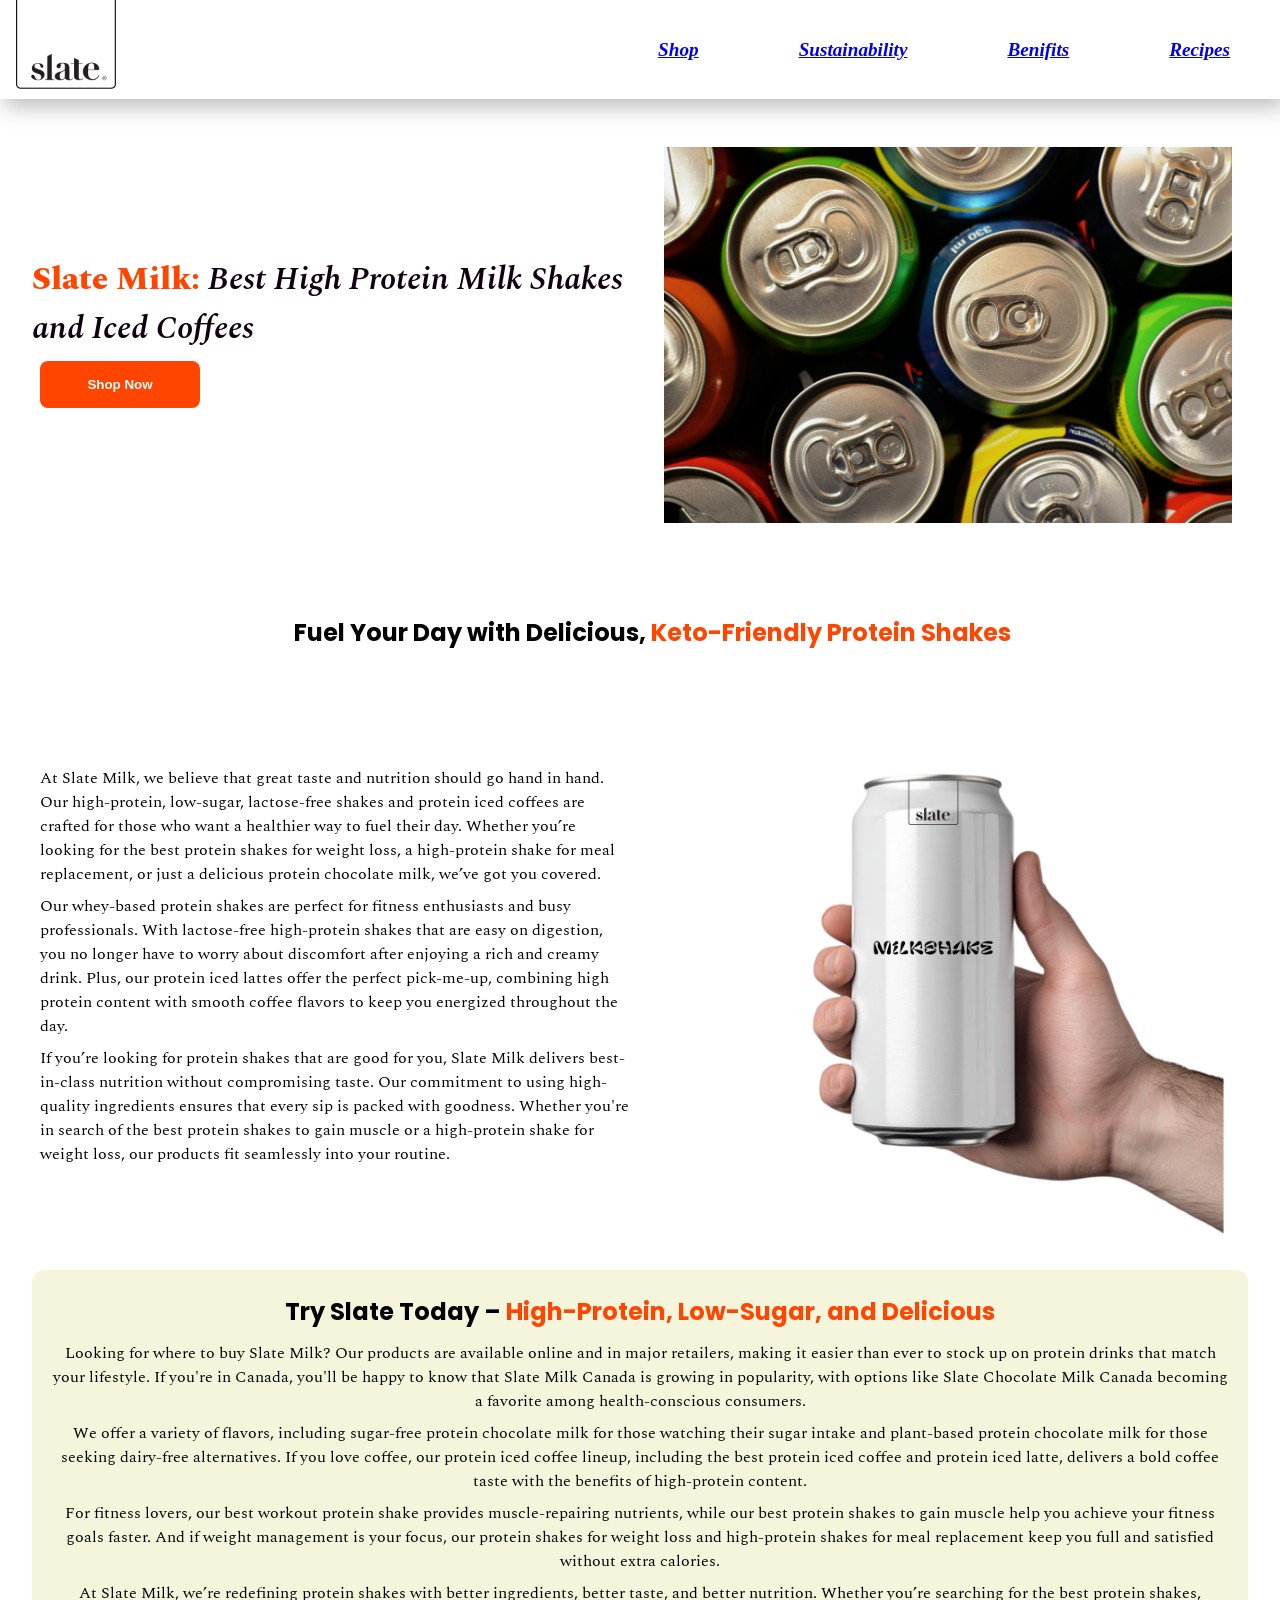
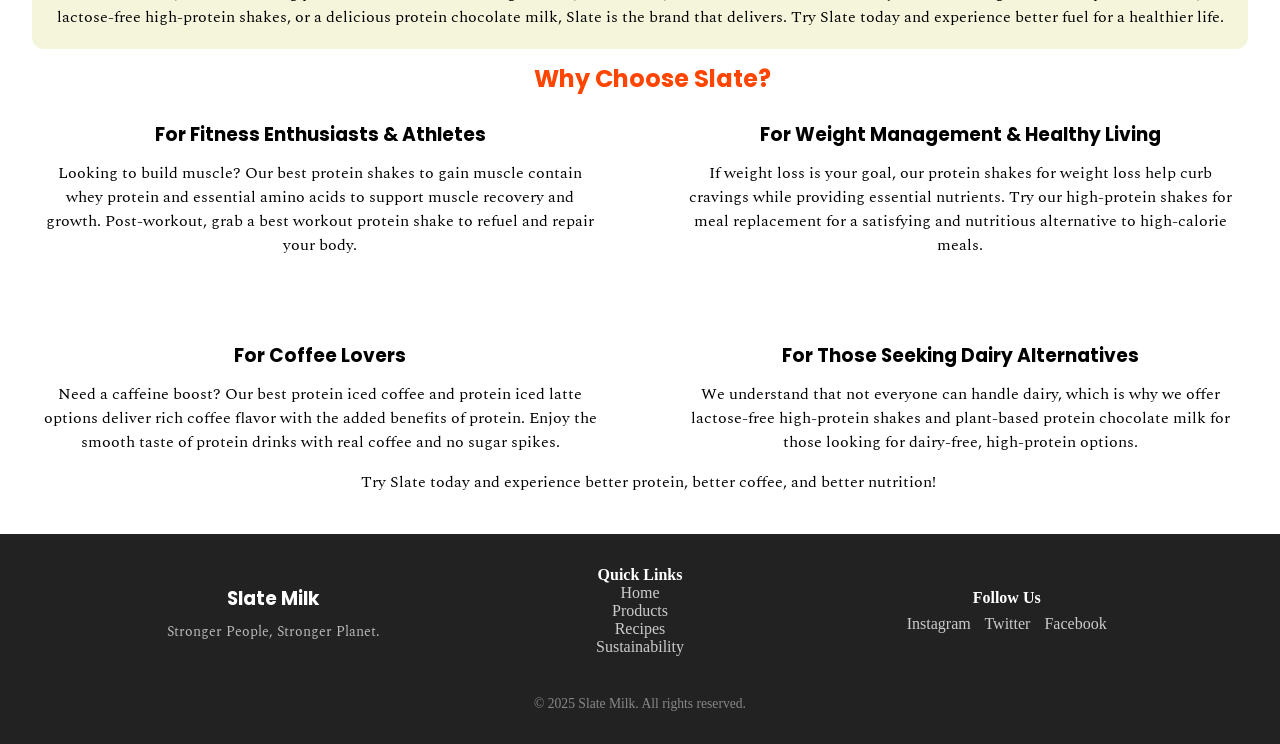
<file: index.html>
<!DOCTYPE html>
<html lang="en">
  <head>
    <meta charset="UTF-8" />
    <meta name="viewport" content="width=device-width, initial-scale=1.0" />
    <meta
      name="description"
      content="Slate’s unique high-protein, low-sugar, lactose-free shakes and iced coffees fuel your day with delicious, keto-friendly nutrition - without the sugar or dairy."
    />
    <link rel="stylesheet" href="css/style.css" />
    <link
      rel="stylesheet"
      href="https://cdnjs.cloudflare.com/ajax/libs/font-awesome/6.7.2/css/all.min.css"
      integrity="sha512-Evv84Mr4kqVGRNSgIGL/F/aIDqQb7xQ2vcrdIwxfjThSH8CSR7PBEakCr51Ck+w+/U6swU2Im1vVX0SVk9ABhg=="
      crossorigin="anonymous"
      referrerpolicy="no-referrer"
    />
    <title>Slate Milk: Best Protein Shakes and Iced Coffee</title>
  </head>
  <body>
    <nav>
      <a href="index.html">
        <img
          id="logo-nav"
          src="/assets/Slate-Logo.png"
          alt="Slate Milk Logo – High-Protein, Low-Sugar, Lactose-Free Milk and keto-friendly shakes"
        />
      </a>
      <ul class="serif italic">
        <li><a href="shop.html">Shop</a></li>
        <li><a href="sustainability.html">Sustainability</a></li>
        <li><a href="benifits.html">Benifits</a></li>
        <li><a href="recipes.html">Recipes</a></li>
      </ul>
    </nav>
    <header>
      <div id="hero">
        <div>
          <h1 class="serif">
            Slate Milk:
            <span class="italic brand-name">
              Best High Protein Milk Shakes and Iced Coffees
            </span>
          </h1>
          <button class="sans-serif">Shop Now</button>
        </div>

        <img
          src="assets/hero-home.jpg"
          alt="Slate Milk Cans: Filled with the Best High-Protein, Low-Sugar shakes"
        />
      </div>
    </header>
    <main>
      <h2 class="center">
        Fuel Your Day with Delicious,
        <span style="color: orangered">Keto-Friendly Protein Shakes</span>
      </h2>
      <section class="flex">
        <div>
          <p>
            At Slate Milk, we believe that great taste and nutrition should go
            hand in hand. Our high-protein, low-sugar, lactose-free shakes and
            protein iced coffees are crafted for those who want a healthier way
            to fuel their day. Whether you’re looking for the best protein
            shakes for weight loss, a high-protein shake for meal replacement,
            or just a delicious protein chocolate milk, we’ve got you covered.
          </p>
          <p>
            Our whey-based protein shakes are perfect for fitness enthusiasts
            and busy professionals. With lactose-free high-protein shakes that
            are easy on digestion, you no longer have to worry about discomfort
            after enjoying a rich and creamy drink. Plus, our protein iced
            lattes offer the perfect pick-me-up, combining high protein content
            with smooth coffee flavors to keep you energized throughout the day.
          </p>
          <p>
            If you’re looking for protein shakes that are good for you, Slate
            Milk delivers best-in-class nutrition without compromising taste.
            Our commitment to using high-quality ingredients ensures that every
            sip is packed with goodness. Whether you're in search of the best
            protein shakes to gain muscle or a high-protein shake for weight
            loss, our products fit seamlessly into your routine.
          </p>
        </div>
        <img
          src="assets/person-holding-slate-milkshake.png"
          alt="Person Holding Slate High Protein and Low Sugar Protein Shake"
          class="img-half"
        />
      </section>
      <section class="flex container">
        <div class="center">
          <h2>
            Try Slate Today –
            <span style="color: orangered">
              High-Protein, Low-Sugar, and Delicious
            </span>
          </h2>
          <p>
            Looking for where to buy Slate Milk? Our products are available
            online and in major retailers, making it easier than ever to stock
            up on protein drinks that match your lifestyle. If you're in Canada,
            you'll be happy to know that Slate Milk Canada is growing in
            popularity, with options like Slate Chocolate Milk Canada becoming a
            favorite among health-conscious consumers.
          </p>
          <p>
            We offer a variety of flavors, including sugar-free protein
            chocolate milk for those watching their sugar intake and plant-based
            protein chocolate milk for those seeking dairy-free alternatives. If
            you love coffee, our protein iced coffee lineup, including the best
            protein iced coffee and protein iced latte, delivers a bold coffee
            taste with the benefits of high-protein content.
          </p>
          <p>
            For fitness lovers, our best workout protein shake provides
            muscle-repairing nutrients, while our best protein shakes to gain
            muscle help you achieve your fitness goals faster. And if weight
            management is your focus, our protein shakes for weight loss and
            high-protein shakes for meal replacement keep you full and satisfied
            without extra calories.
          </p>
          <p>
            At Slate Milk, we’re redefining protein shakes with better
            ingredients, better taste, and better nutrition. Whether you’re
            searching for the best protein shakes, lactose-free high-protein
            shakes, or a delicious protein chocolate milk, Slate is the brand
            that delivers. Try Slate today and experience better fuel for a
            healthier life.
          </p>
        </div>
      </section>
      <h2 class="highlight center">Why Choose Slate?</h2>
      <section class="grid">
        <div class="card">
          <h3>For Fitness Enthusiasts & Athletes</h3>
          <p>
            Looking to build muscle? Our best protein shakes to gain muscle
            contain whey protein and essential amino acids to support muscle
            recovery and growth. Post-workout, grab a best workout protein shake
            to refuel and repair your body.
          </p>
        </div>
        <div class="card">
          <h3>For Weight Management & Healthy Living</h3>
          <p>
            If weight loss is your goal, our protein shakes for weight loss help
            curb cravings while providing essential nutrients. Try our
            high-protein shakes for meal replacement for a satisfying and
            nutritious alternative to high-calorie meals.
          </p>
        </div>
        <div class="card">
          <h3>For Coffee Lovers</h3>
          <p>
            Need a caffeine boost? Our best protein iced coffee and protein iced
            latte options deliver rich coffee flavor with the added benefits of
            protein. Enjoy the smooth taste of protein drinks with real coffee
            and no sugar spikes.
          </p>
        </div>
        <div class="card">
          <h3>For Those Seeking Dairy Alternatives</h3>
          <p>
            We understand that not everyone can handle dairy, which is why we
            offer lactose-free high-protein shakes and plant-based protein
            chocolate milk for those looking for dairy-free, high-protein
            options.
          </p>
        </div>
      </section>

      <p class="center">
        Try Slate today and experience better protein, better coffee, and better
        nutrition!
      </p>
    </main>
    <footer style="background-color: #222; color: #fff; padding: 2rem 1rem">
      <div
        style="
          max-width: 1100px;
          margin: auto;
          display: flex;
          flex-wrap: wrap;
          justify-content: space-between;
          align-items: center;
          text-align: center;
        "
      >
        <div style="flex: 1; min-width: 250px; margin-bottom: 1rem">
          <h3 style="margin-bottom: 0.5rem">Slate Milk</h3>
          <p style="font-size: 0.9rem; color: #bbb">
            Stronger People, Stronger Planet.
          </p>
        </div>

        <div style="flex: 1; min-width: 250px; margin-bottom: 1rem">
          <h4>Quick Links</h4>
          <ul style="list-style: none; padding: 0; margin: 0">
            <li>
              <a href="index.html" style="color: #ccc; text-decoration: none"
                >Home</a
              >
            </li>
            <li>
              <a href="shop.html" style="color: #ccc; text-decoration: none"
                >Products</a
              >
            </li>
            <li>
              <a href="recipes.html" style="color: #ccc; text-decoration: none"
                >Recipes</a
              >
            </li>
            <li>
              <a
                href="sustainability.html"
                style="color: #ccc; text-decoration: none"
                >Sustainability</a
              >
            </li>
          </ul>
        </div>

        <div style="flex: 1; min-width: 250px; margin-bottom: 1rem">
          <h4>Follow Us</h4>
          <div style="margin-top: 0.5rem">
            <a
              href="#"
              style="margin-right: 10px; color: #ccc; text-decoration: none"
              >Instagram</a
            >
            <a
              href="#"
              style="margin-right: 10px; color: #ccc; text-decoration: none"
              >Twitter</a
            >
            <a href="#" style="color: #ccc; text-decoration: none">Facebook</a>
          </div>
        </div>
      </div>

      <div
        style="
          text-align: center;
          margin-top: 1.5rem;
          font-size: 0.85rem;
          color: #888;
        "
      >
        © 2025 Slate Milk. All rights reserved.
      </div>
    </footer>
  </body>
</html>
</file>
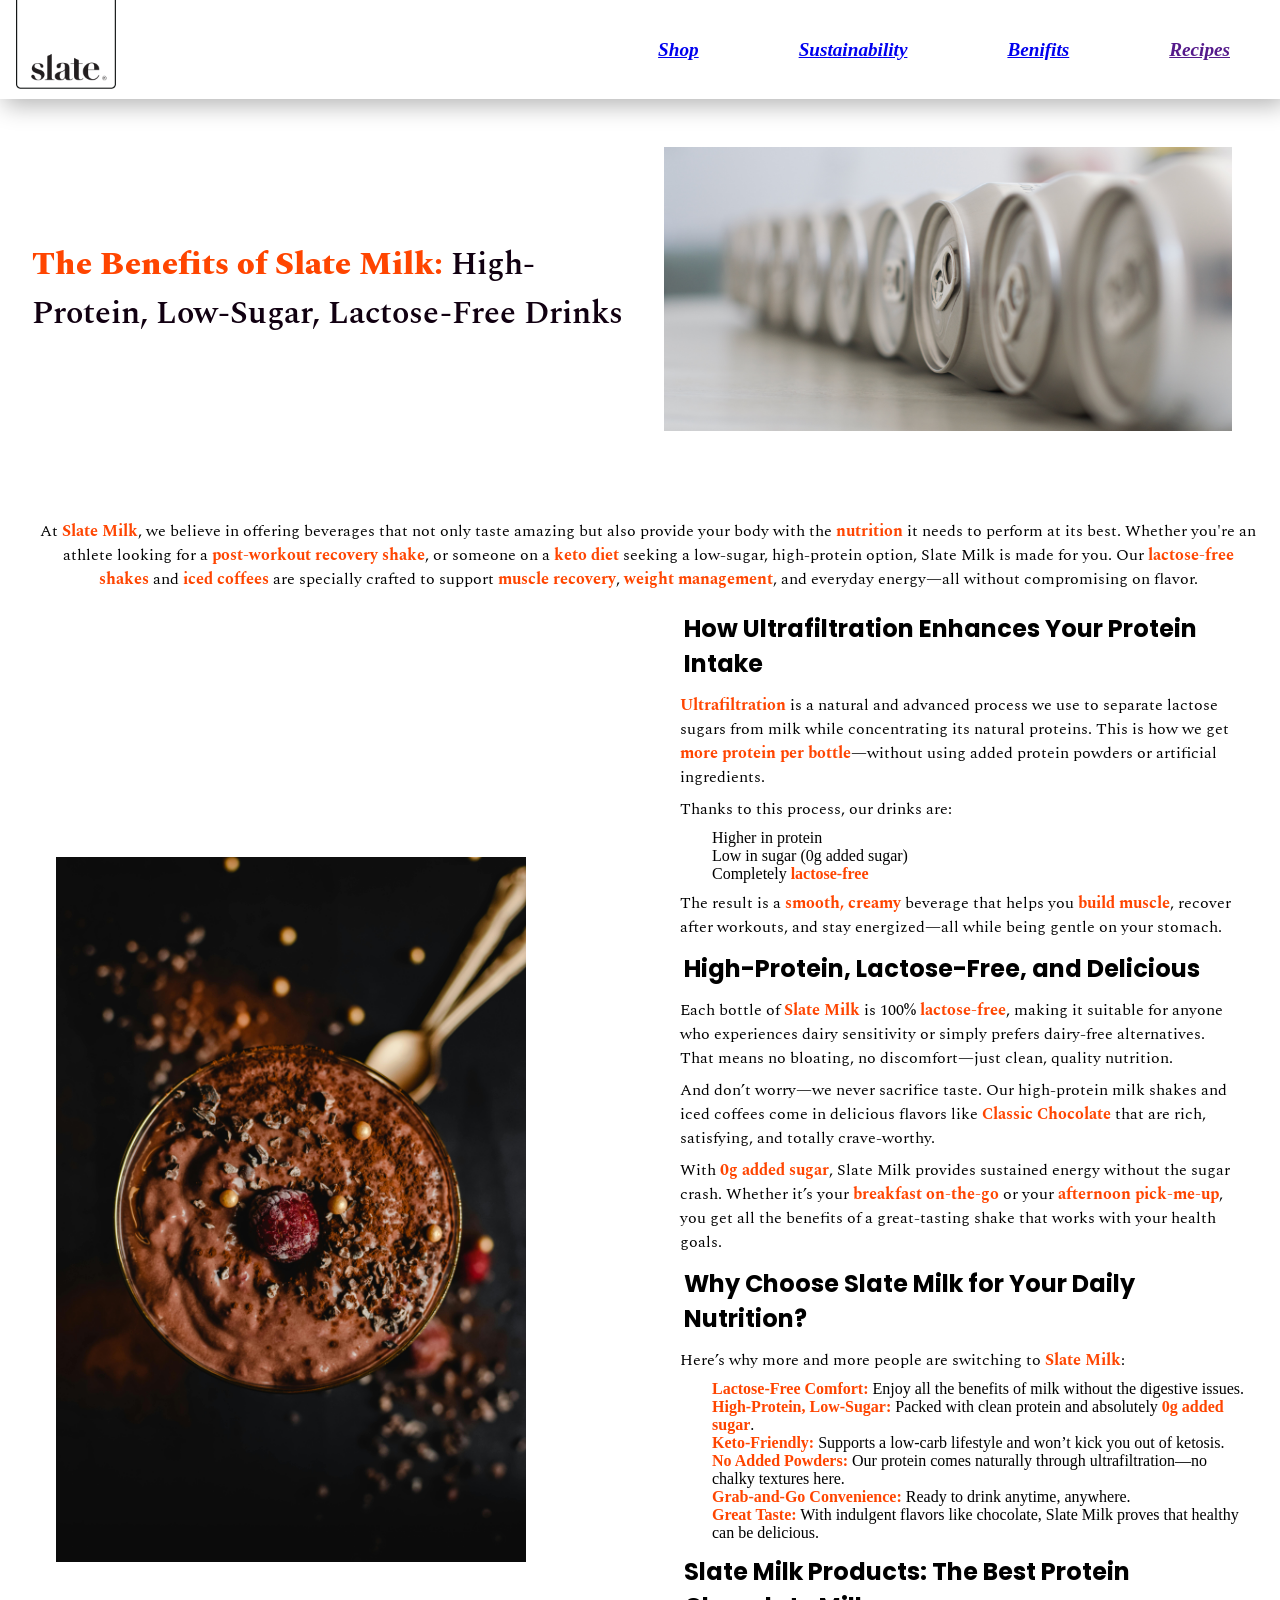
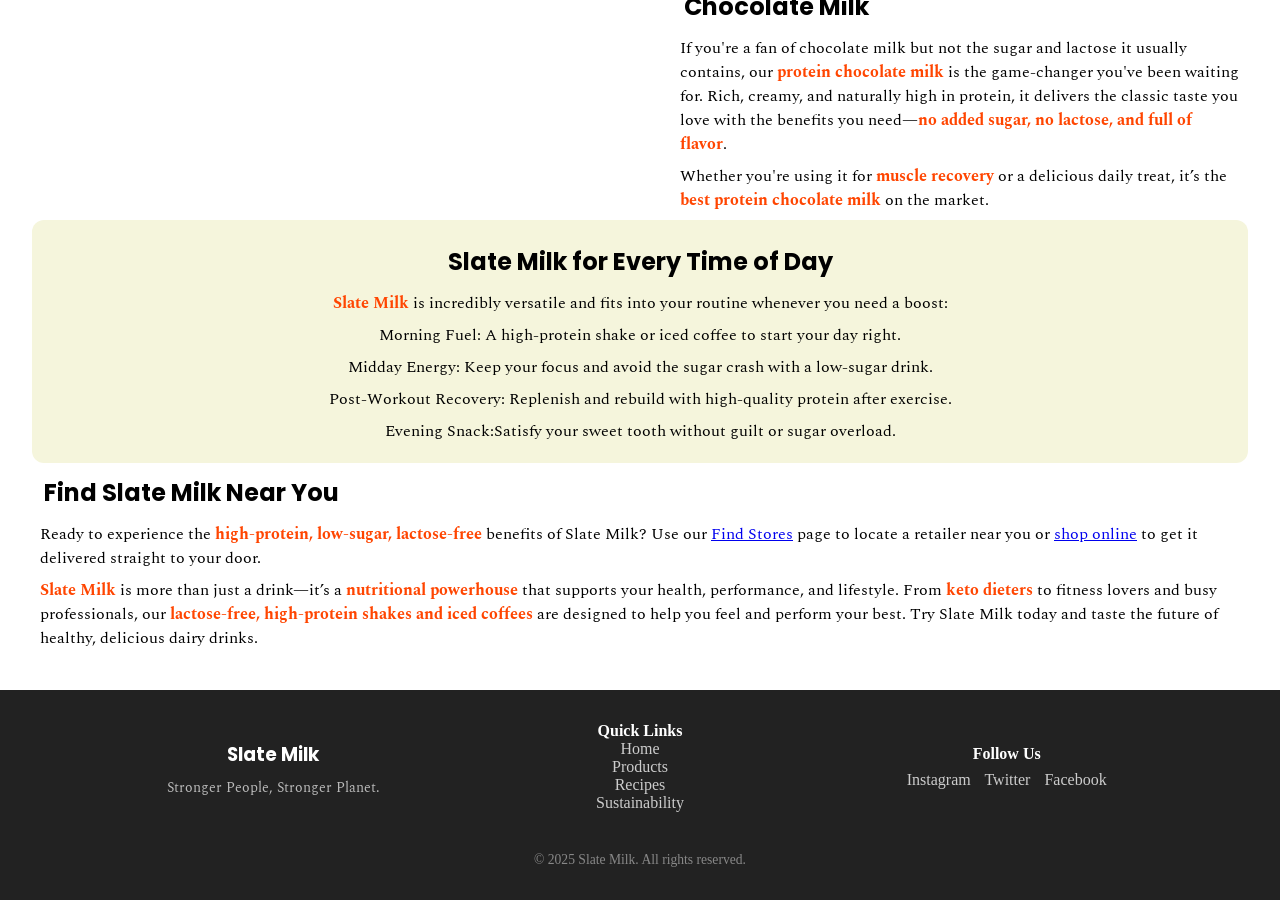
<file: benifits.html>
<!DOCTYPE html>
<html lang="en">
  <head>
    <meta charset="UTF-8" />
    <meta name="viewport" content="width=device-width, initial-scale=1.0" />
    <meta
      name="title"
      content="Slate Milk: Benefits of our High Protein, Low Sugar, Lactose Free Drinks"
    />
    <meta
      name="description"
      content="Discover the benefits of Slate Milk – high-protein, low-sugar, lactose-free shakes and iced coffees. Perfect for muscle recovery, weight management, and keto-friendly nutrition."
    />
    <link rel="stylesheet" href="css/style.css" />
    <title>
      Slate Milk: Benefits of our High Protein, Low Sugar, Lactose Free Drinks
    </title>
    <style></style>
  </head>
  <body>
    <nav>
      <a href="index.html">
        <img
          id="logo-nav"
          src="/assets/Slate-Logo.png"
          alt="Slate Milk Logo – High-Protein, Low-Sugar, Lactose-Free Milk and keto-friendly shakes"
      /></a>
      <ul class="serif italic">
        <li><a href="shop.html">Shop</a></li>
        <li><a href="sustainability.html">Sustainability</a></li>
        <li><a href="benifits.html">Benifits</a></li>
        <li><a href="">Recipes</a></li>
      </ul>
    </nav>
    <header>
      <div id="hero">
        <h1>
          The Benefits of Slate Milk:
          <span>High-Protein, Low-Sugar, Lactose-Free Drinks</span>
        </h1>
        <img
          src="assets/slate-milk-cans-lying.png"
          alt="High-Protein, Low-Sugar, Keto-Friendly, Lactose-Free Slate Milk Cans lying on a surface"
        />
      </div>
    </header>
    <main>
      <p class="center">
        At <span class="highlight">Slate Milk</span>, we believe in offering
        beverages that not only taste amazing but also provide your body with
        the <strong>nutrition</strong> it needs to perform at its best. Whether
        you're an athlete looking for a
        <strong>post-workout recovery shake</strong>, or someone on a
        <strong>keto diet</strong> seeking a low-sugar, high-protein option,
        Slate Milk is made for you. Our <strong>lactose-free shakes</strong> and
        <strong>iced coffees</strong> are specially crafted to support
        <strong>muscle recovery</strong>, <strong>weight management</strong>,
        and everyday energy—all without compromising on flavor.
      </p>
      <section class="grid">
        <img
          style="width: 90%"
          src="assets/slate-chocolate-milkshake.jpg"
          alt="Slate Milk surrounded by cocoa powder and a splash of milk, highlighting its high-protein, low-sugar, lactose-free benefits."
        />
        <div>
          <h2>How Ultrafiltration Enhances Your Protein Intake</h2>
          <p>
            <strong>Ultrafiltration</strong> is a natural and advanced process
            we use to separate lactose sugars from milk while concentrating its
            natural proteins. This is how we get
            <strong>more protein per bottle</strong>—without using added protein
            powders or artificial ingredients.
          </p>
          <p>Thanks to this process, our drinks are:</p>
          <ul>
            <li>Higher in protein</li>
            <li>Low in sugar (0g added sugar)</li>
            <li>Completely <strong>lactose-free</strong></li>
          </ul>
          <p>
            The result is a <strong>smooth, creamy</strong> beverage that helps
            you <strong>build muscle</strong>, recover after workouts, and stay
            energized—all while being gentle on your stomach.
          </p>

          <h2>High-Protein, Lactose-Free, and Delicious</h2>
          <p>
            Each bottle of <strong>Slate Milk</strong> is 100%
            <strong>lactose-free</strong>, making it suitable for anyone who
            experiences dairy sensitivity or simply prefers dairy-free
            alternatives. That means no bloating, no discomfort—just clean,
            quality nutrition.
          </p>
          <p>
            And don’t worry—we never sacrifice taste. Our high-protein milk
            shakes and iced coffees come in delicious flavors like
            <strong>Classic Chocolate</strong> that are rich, satisfying, and
            totally crave-worthy.
          </p>
          <p>
            With <strong>0g added sugar</strong>, Slate Milk provides sustained
            energy without the sugar crash. Whether it’s your
            <strong>breakfast on-the-go</strong> or your
            <strong>afternoon pick-me-up</strong>, you get all the benefits of a
            great-tasting shake that works with your health goals.
          </p>
          <h2>Why Choose Slate Milk for Your Daily Nutrition?</h2>
          <p>
            Here’s why more and more people are switching to
            <strong>Slate Milk</strong>:
          </p>
          <ul>
            <li>
              <strong>Lactose-Free Comfort:</strong> Enjoy all the benefits of
              milk without the digestive issues.
            </li>
            <li>
              <strong>High-Protein, Low-Sugar:</strong> Packed with clean
              protein and absolutely <strong>0g added sugar</strong>.
            </li>
            <li>
              <strong>Keto-Friendly:</strong> Supports a low-carb lifestyle and
              won’t kick you out of ketosis.
            </li>
            <li>
              <strong>No Added Powders:</strong> Our protein comes naturally
              through ultrafiltration—no chalky textures here.
            </li>
            <li>
              <strong>Grab-and-Go Convenience:</strong> Ready to drink anytime,
              anywhere.
            </li>
            <li>
              <strong>Great Taste:</strong> With indulgent flavors like
              chocolate, Slate Milk proves that healthy can be delicious.
            </li>
          </ul>

          <h2>Slate Milk Products: The Best Protein Chocolate Milk</h2>
          <p>
            If you're a fan of chocolate milk but not the sugar and lactose it
            usually contains, our <strong>protein chocolate milk</strong> is the
            game-changer you've been waiting for. Rich, creamy, and naturally
            high in protein, it delivers the classic taste you love with the
            benefits you need—<strong
              >no added sugar, no lactose, and full of flavor</strong
            >.
          </p>
          <p>
            Whether you're using it for <strong>muscle recovery</strong> or a
            delicious daily treat, it’s the
            <strong>best protein chocolate milk</strong> on the market.
          </p>
        </div>
      </section>
      <section class="center container">
        <h2>Slate Milk for Every Time of Day</h2>
        <p>
          <strong>Slate Milk</strong> is incredibly versatile and fits into your
          routine whenever you need a boost:
        </p>

        <p>
          Morning Fuel: A high-protein shake or iced coffee to start your day
          right.
        </p>
        <p>
          Midday Energy: Keep your focus and avoid the sugar crash with a
          low-sugar drink.
        </p>
        <p>
          Post-Workout Recovery: Replenish and rebuild with high-quality protein
          after exercise.
        </p>
        <p>
          Evening Snack:Satisfy your sweet tooth without guilt or sugar
          overload.
        </p>
      </section>

      <h2>Find Slate Milk Near You</h2>
      <p>
        Ready to experience the
        <strong>high-protein, low-sugar, lactose-free</strong> benefits of Slate
        Milk? Use our <a href="/find-stores">Find Stores</a> page to locate a
        retailer near you or <a href="/shop">shop online</a> to get it delivered
        straight to your door.
      </p>

      <p>
        <strong>Slate Milk</strong> is more than just a drink—it’s a
        <strong>nutritional powerhouse</strong> that supports your health,
        performance, and lifestyle. From <strong>keto dieters</strong> to
        fitness lovers and busy professionals, our
        <strong>lactose-free, high-protein shakes and iced coffees</strong> are
        designed to help you feel and perform your best. Try Slate Milk today
        and taste the future of healthy, delicious dairy drinks.
      </p>
    </main>
    <footer style="background-color: #222; color: #fff; padding: 2rem 1rem">
      <div
        style="
          max-width: 1100px;
          margin: auto;
          display: flex;
          flex-wrap: wrap;
          justify-content: space-between;
          align-items: center;
          text-align: center;
        "
      >
        <div style="flex: 1; min-width: 250px; margin-bottom: 1rem">
          <h3 style="margin-bottom: 0.5rem">Slate Milk</h3>
          <p style="font-size: 0.9rem; color: #bbb">
            Stronger People, Stronger Planet.
          </p>
        </div>

        <div style="flex: 1; min-width: 250px; margin-bottom: 1rem">
          <h4>Quick Links</h4>
          <ul style="list-style: none; padding: 0; margin: 0">
            <li>
              <a href="index.html" style="color: #ccc; text-decoration: none"
                >Home</a
              >
            </li>
            <li>
              <a href="shop.html" style="color: #ccc; text-decoration: none"
                >Products</a
              >
            </li>
            <li>
              <a href="recipes.html" style="color: #ccc; text-decoration: none"
                >Recipes</a
              >
            </li>
            <li>
              <a
                href="sustainability.html"
                style="color: #ccc; text-decoration: none"
                >Sustainability</a
              >
            </li>
          </ul>
        </div>

        <div style="flex: 1; min-width: 250px; margin-bottom: 1rem">
          <h4>Follow Us</h4>
          <div style="margin-top: 0.5rem">
            <a
              href="#"
              style="margin-right: 10px; color: #ccc; text-decoration: none"
              >Instagram</a
            >
            <a
              href="#"
              style="margin-right: 10px; color: #ccc; text-decoration: none"
              >Twitter</a
            >
            <a href="#" style="color: #ccc; text-decoration: none">Facebook</a>
          </div>
        </div>
      </div>

      <div
        style="
          text-align: center;
          margin-top: 1.5rem;
          font-size: 0.85rem;
          color: #888;
        "
      >
        © 2025 Slate Milk. All rights reserved.
      </div>
    </footer>
  </body>
</html>
</file>
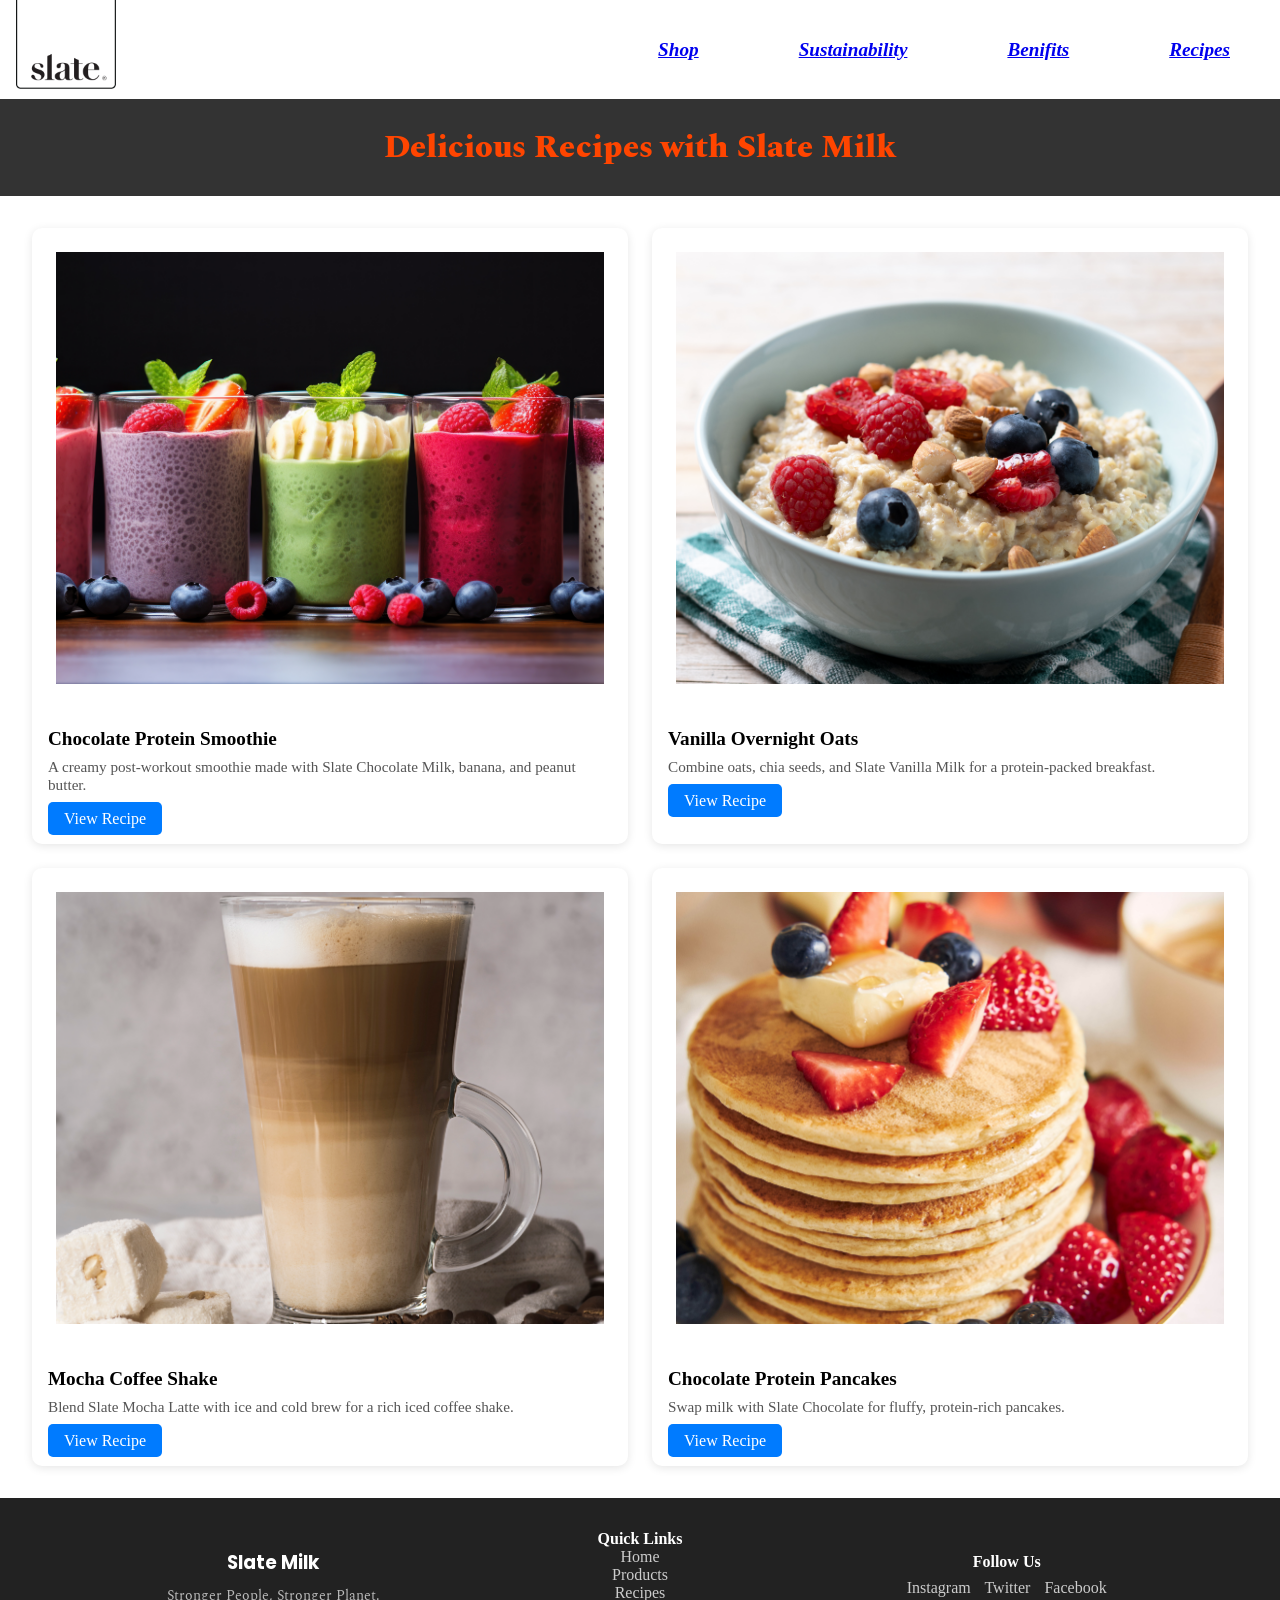
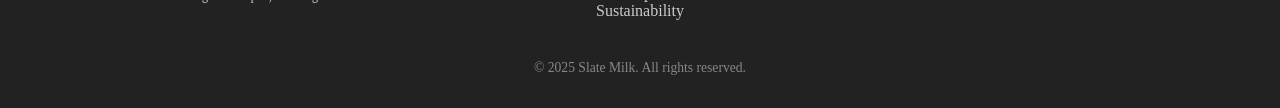
<file: recipes.html>
<!DOCTYPE html>
<html lang="en">
  <head>
    <meta charset="UTF-8" />
    <meta name="viewport" content="width=device-width, initial-scale=1.0" />
    <link rel="stylesheet" href="css/style.css" />
    <meta
      name="description"
      content="Discover delicious high-protein, low-sugar, and lactose-free recipes using Slate Milk. Try protein-packed shakes, keto-friendly desserts, and healthy post-workout snacks today!"
    />
    <title>
      Delicious & Healthy Recipes with High-Protein, Low-Sugar, Lactose-Free
      Milk
    </title>
    <style>
      header {
        background-color: #333;
        color: white;
        text-align: center;
        padding: 1rem;
      }

      .recipes-container {
        display: grid;
        grid-template-columns: repeat(2, 1fr);
        gap: 1.5rem;
        padding: 2rem;
      }

      .recipe-card {
        background: white;
        border-radius: 10px;
        overflow: hidden;
        box-shadow: 0 2px 10px rgba(0, 0, 0, 0.1);
        transition: transform 0.3s;
      }

      .recipe-card:hover {
        transform: scale(1.02);
      }

      .recipe-card img {
        width: 100%;
        height: 480px;
        object-fit: cover;
      }

      .recipe-content {
        padding: 1rem;
      }

      .recipe-title {
        font-size: 1.2rem;
        font-weight: bold;
        margin-bottom: 0.5rem;
      }

      .recipe-description {
        font-size: 0.95rem;
        margin-bottom: 1rem;
        color: #555;
      }

      .view-button {
        background-color: #007bff;
        color: white;
        border: none;
        padding: 0.5rem 1rem;
        border-radius: 5px;
        text-decoration: none;
      }

      .view-button:hover {
        background-color: #0056b3;
      }
    </style>
  </head>
  <body>
    <nav>
      <a href="index.html">
        <img
          id="logo-nav"
          src="/assets/Slate-Logo.png"
          alt="Slate Milk Logo – High-Protein, Low-Sugar, Lactose-Free Milk and keto-friendly shakes"
        />
      </a>
      <ul class="serif italic">
        <li><a href="shop.html">Shop</a></li>
        <li><a href="sustainability.html">Sustainability</a></li>
        <li><a href="benifits.html">Benifits</a></li>
        <li><a href="recipes.html">Recipes</a></li>
      </ul>
    </nav>
    <header>
      <h1>Delicious Recipes with Slate Milk</h1>
    </header>

    <main class="recipes-container">
      <!-- Recipe 1 -->
      <div class="recipe-card">
        <img
          src="assets/layers-berry-chia-seed-smoothies-colorful-healthy.jpg"
          alt="Slate’s unique high-protein, low-sugar, lactose-free Protein Smoothie"
        />
        <div class="recipe-content">
          <div class="recipe-title">Chocolate Protein Smoothie</div>
          <div class="recipe-description">
            A creamy post-workout smoothie made with Slate Chocolate Milk,
            banana, and peanut butter.
          </div>
          <a href="#" class="view-button">View Recipe</a>
        </div>
      </div>

      <!-- Recipe 2 -->
      <div class="recipe-card">
        <img
          src="assets/oatmeal-porridge-with-raspberries-blueberries-almonds-bowl-wooden-table.jpg"
          alt="Slate’s unique high-protein, low-sugar, lactose-free Overnight Oats"
        />
        <div class="recipe-content">
          <div class="recipe-title">Vanilla Overnight Oats</div>
          <div class="recipe-description">
            Combine oats, chia seeds, and Slate Vanilla Milk for a
            protein-packed breakfast.
          </div>
          <a href="#" class="view-button">View Recipe</a>
        </div>
      </div>

      <!-- Recipe 3 -->
      <div class="recipe-card">
        <img
          src="assets/close-up-tasty-cappuccino-with-milk.jpg"
          alt="Mocha Latte"
        />
        <div class="recipe-content">
          <div class="recipe-title">Mocha Coffee Shake</div>
          <div class="recipe-description">
            Blend Slate Mocha Latte with ice and cold brew for a rich iced
            coffee shake.
          </div>
          <a href="#" class="view-button">View Recipe</a>
        </div>
      </div>

      <!-- Recipe 4 -->
      <div class="recipe-card">
        <img
          src="assets/vertical-view-vegan-tofu-pancakes-with-fruits-white-plate.jpg"
          alt="Slate’s unique high-protein, low-sugar, lactose-free Protein Pancakes"
        />
        <div class="recipe-content">
          <div class="recipe-title">Chocolate Protein Pancakes</div>
          <div class="recipe-description">
            Swap milk with Slate Chocolate for fluffy, protein-rich pancakes.
          </div>
          <a href="#" class="view-button">View Recipe</a>
        </div>
      </div>
    </main>
    <footer style="background-color: #222; color: #fff; padding: 2rem 1rem">
      <div
        style="
          max-width: 1100px;
          margin: auto;
          display: flex;
          flex-wrap: wrap;
          justify-content: space-between;
          align-items: center;
          text-align: center;
        "
      >
        <div style="flex: 1; min-width: 250px; margin-bottom: 1rem">
          <h3 style="margin-bottom: 0.5rem">Slate Milk</h3>
          <p style="font-size: 0.9rem; color: #bbb">
            Stronger People, Stronger Planet.
          </p>
        </div>

        <div style="flex: 1; min-width: 250px; margin-bottom: 1rem">
          <h4>Quick Links</h4>
          <ul style="list-style: none; padding: 0; margin: 0">
            <li>
              <a href="index.html" style="color: #ccc; text-decoration: none"
                >Home</a
              >
            </li>
            <li>
              <a href="shop.html" style="color: #ccc; text-decoration: none"
                >Products</a
              >
            </li>
            <li>
              <a href="recipes.html" style="color: #ccc; text-decoration: none"
                >Recipes</a
              >
            </li>
            <li>
              <a
                href="sustainability.html"
                style="color: #ccc; text-decoration: none"
                >Sustainability</a
              >
            </li>
          </ul>
        </div>

        <div style="flex: 1; min-width: 250px; margin-bottom: 1rem">
          <h4>Follow Us</h4>
          <div style="margin-top: 0.5rem">
            <a
              href="#"
              style="margin-right: 10px; color: #ccc; text-decoration: none"
              >Instagram</a
            >
            <a
              href="#"
              style="margin-right: 10px; color: #ccc; text-decoration: none"
              >Twitter</a
            >
            <a href="#" style="color: #ccc; text-decoration: none">Facebook</a>
          </div>
        </div>
      </div>

      <div
        style="
          text-align: center;
          margin-top: 1.5rem;
          font-size: 0.85rem;
          color: #888;
        "
      >
        © 2025 Slate Milk. All rights reserved.
      </div>
    </footer>
  </body>
</html>
</file>
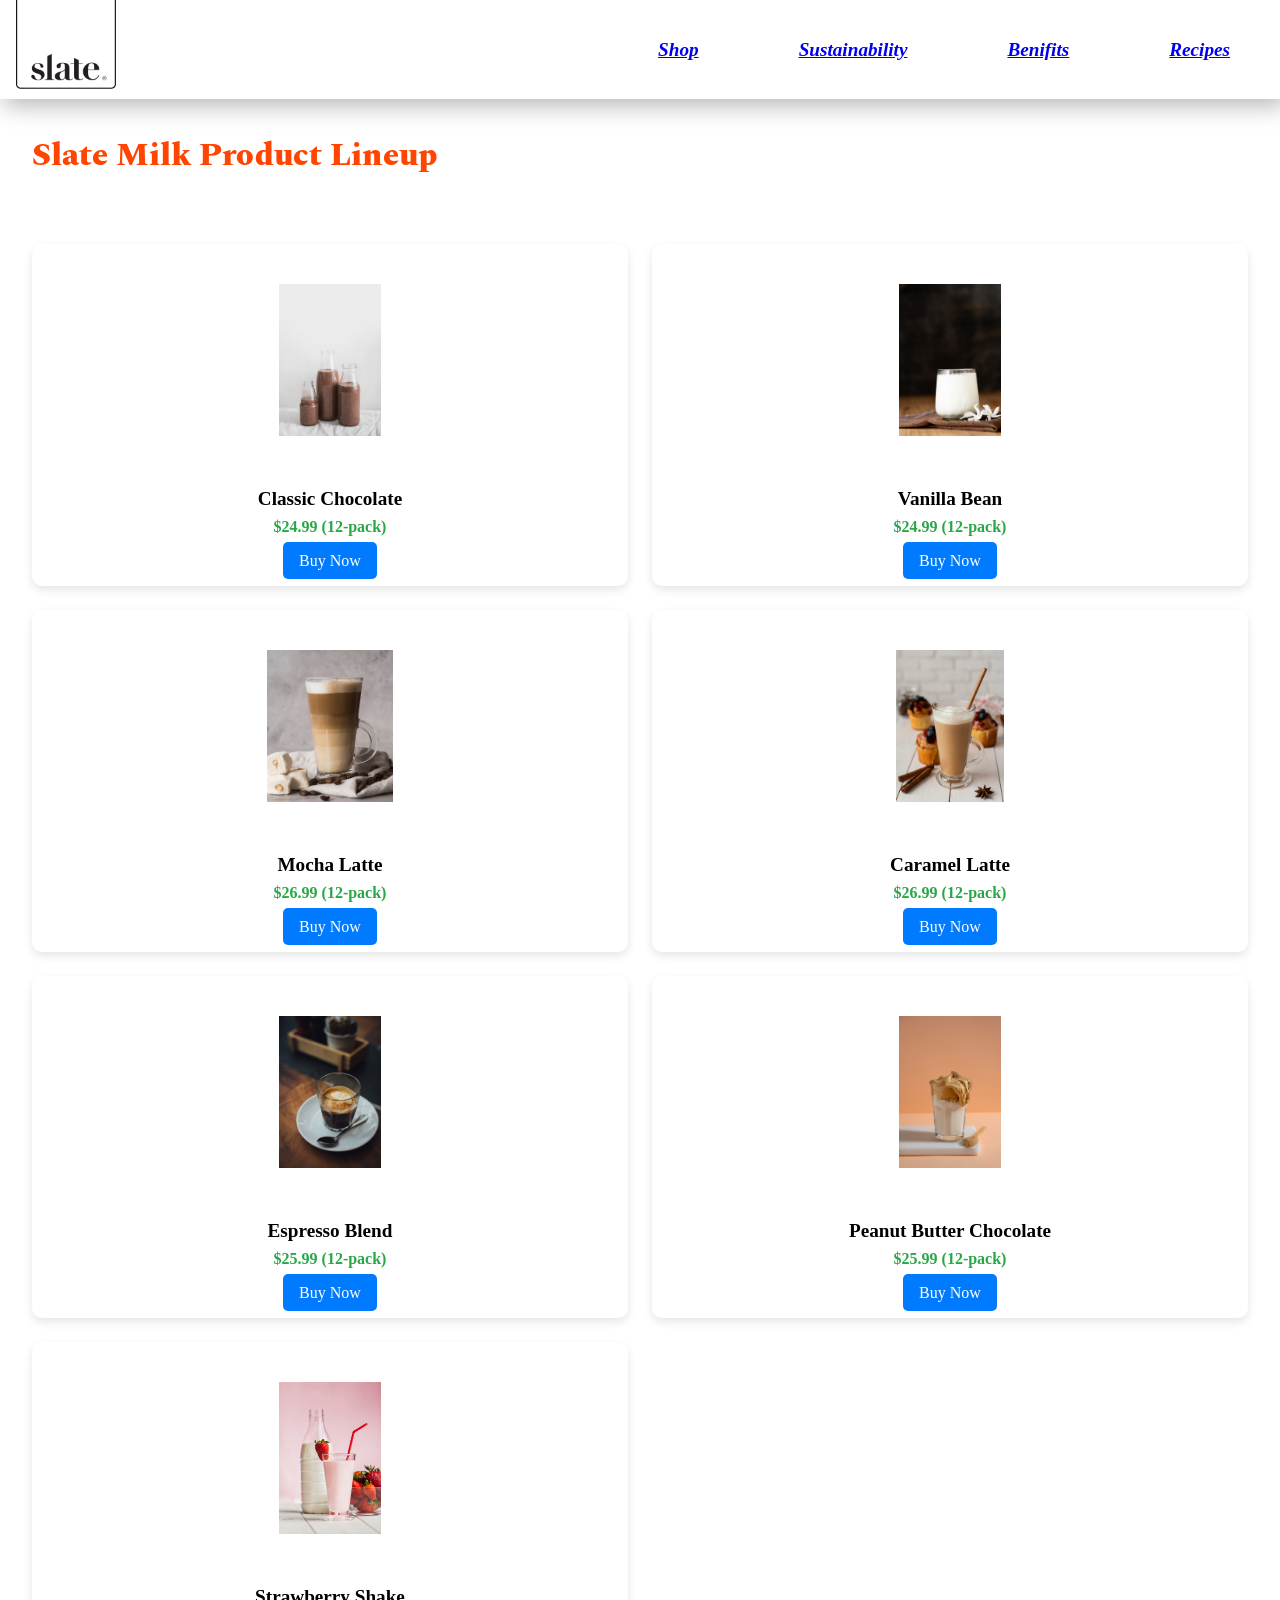
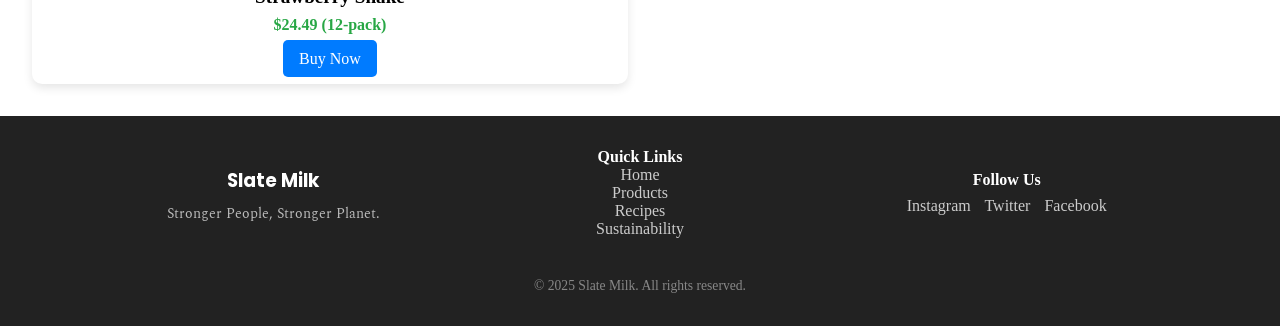
<file: shop.html>
<!DOCTYPE html>
<html lang="en">
  <head>
    <meta charset="UTF-8" />
    <meta name="viewport" content="width=device-width, initial-scale=1.0" />
    <meta
      name="description"
      content="Buy slate milk’s chocolate chip cookies with high protein and low sugar"
    />
    <link rel="stylesheet" href="css/style.css" />
    <title>Slate Milk Products</title>
    <style>
      .products-container {
        display: grid;
        grid-template-columns: repeat(auto-fill, minmax(400px, 1fr));
        gap: 1.5rem;
        padding: 2rem;
      }

      .product-card {
        background-color: white;
        border-radius: 10px;
        padding: 1rem;
        box-shadow: 0 4px 10px rgba(0, 0, 0, 0.1);
        text-align: center;
        transition: transform 0.3s ease;
      }

      .product-card:hover {
        transform: translateY(-5px);
      }

      .product-card img {
        width: 100%;
        height: 200px;
        object-fit: contain;
        margin-bottom: 1rem;
      }

      .product-name {
        font-size: 1.2rem;
        font-weight: bold;
        margin: 0.5rem 0;
      }

      .product-price {
        color: #28a745;
        font-weight: bold;
        margin: 0.3rem 0 1rem;
      }

      .buy-button {
        background-color: #007bff;
        color: white;
        border: none;
        padding: 0.6rem 1rem;
        border-radius: 5px;
        cursor: pointer;
        text-decoration: none;
      }

      .buy-button:hover {
        background-color: #0056b3;
      }
    </style>
  </head>
  <body>
    <nav>
      <a href="index.html">
        <img
          id="logo-nav"
          src="/assets/Slate-Logo.png"
          alt="Slate Milk Logo – High-Protein, Low-Sugar, Lactose-Free Milk and keto-friendly shakes"
        />
      </a>
      <ul class="serif italic">
        <li><a href="shop.html">Shop</a></li>
        <li><a href="sustainability.html">Sustainability</a></li>
        <li><a href="benifits.html">Benifits</a></li>
        <li><a href="recipes.html">Recipes</a></li>
      </ul>
    </nav>
    <header>
      <h1>Slate Milk Product Lineup</h1>
    </header>

    <main class="products-container">
      <!-- Product 1 -->
      <div class="product-card">
        <img
          src="assets/slate-chocolate-milk.jpg"
          alt="Slate’s unique high-protein, low-sugar, lactose-free Chocolate Milk"
        />
        <div class="product-name">Classic Chocolate</div>
        <div class="product-price">$24.99 (12-pack)</div>
        <a href="#" class="buy-button">Buy Now</a>
      </div>

      <!-- Product 2 -->
      <div class="product-card">
        <img
          src="assets/slate-vanilla-milk.jpg"
          alt="Slate’s unique high-protein, low-sugar, lactose-free Vanilla Milk"
        />
        <div class="product-name">Vanilla Bean</div>
        <div class="product-price">$24.99 (12-pack)</div>
        <a href="#" class="buy-button">Buy Now</a>
      </div>

      <!-- Product 3 -->
      <div class="product-card">
        <img
          src="assets/close-up-tasty-cappuccino-with-milk.jpg"
          alt="Slate’s unique high-protein, low-sugar, lactose-free Mocha Latte"
        />
        <div class="product-name">Mocha Latte</div>
        <div class="product-price">$26.99 (12-pack)</div>
        <a href="#" class="buy-button">Buy Now</a>
      </div>

      <!-- Product 4 -->
      <div class="product-card">
        <img
          src="assets/hot-drink-cinnamon-rolls-high-angle.jpg"
          alt="Slate’s unique high-protein, low-sugar, lactose-free Caramel Latte"
        />
        <div class="product-name">Caramel Latte</div>
        <div class="product-price">$26.99 (12-pack)</div>
        <a href="#" class="buy-button">Buy Now</a>
      </div>

      <!-- Product 5 -->
      <div class="product-card">
        <img
          src="assets/ice-vanilla-healthy-cup-hot.jpg"
          alt="Slate’s unique high-protein, low-sugar, lactose-free Espresso Milk"
        />
        <div class="product-name">Espresso Blend</div>
        <div class="product-price">$25.99 (12-pack)</div>
        <a href="#" class="buy-button">Buy Now</a>
      </div>

      <!-- Product 6 -->
      <div class="product-card">
        <img
          src="assets/still-life-with-iced-coffee-beverage.jpg"
          alt="Slate’s unique high-protein, low-sugar, lactose-free Peanut Butter Milk"
        />
        <div class="product-name">Peanut Butter Chocolate</div>
        <div class="product-price">$25.99 (12-pack)</div>
        <a href="#" class="buy-button">Buy Now</a>
      </div>

      <!-- Product 7 -->
      <div class="product-card">
        <img
          src="assets/fresh-strawberry-milk-shake-wood.jpg"
          alt="Slate’s unique high-protein, low-sugar, lactose-free Strawberry Milk"
        />
        <div class="product-name">Strawberry Shake</div>
        <div class="product-price">$24.49 (12-pack)</div>
        <a href="#" class="buy-button">Buy Now</a>
      </div>
    </main>
    <footer style="background-color: #222; color: #fff; padding: 2rem 1rem">
      <div
        style="
          max-width: 1100px;
          margin: auto;
          display: flex;
          flex-wrap: wrap;
          justify-content: space-between;
          align-items: center;
          text-align: center;
        "
      >
        <div style="flex: 1; min-width: 250px; margin-bottom: 1rem">
          <h3 style="margin-bottom: 0.5rem">Slate Milk</h3>
          <p style="font-size: 0.9rem; color: #bbb">
            Stronger People, Stronger Planet.
          </p>
        </div>

        <div style="flex: 1; min-width: 250px; margin-bottom: 1rem">
          <h4>Quick Links</h4>
          <ul style="list-style: none; padding: 0; margin: 0">
            <li>
              <a href="index.html" style="color: #ccc; text-decoration: none"
                >Home</a
              >
            </li>
            <li>
              <a href="shop.html" style="color: #ccc; text-decoration: none"
                >Products</a
              >
            </li>
            <li>
              <a href="recipes.html" style="color: #ccc; text-decoration: none"
                >Recipes</a
              >
            </li>
            <li>
              <a
                href="sustainability.html"
                style="color: #ccc; text-decoration: none"
                >Sustainability</a
              >
            </li>
          </ul>
        </div>

        <div style="flex: 1; min-width: 250px; margin-bottom: 1rem">
          <h4>Follow Us</h4>
          <div style="margin-top: 0.5rem">
            <a
              href="#"
              style="margin-right: 10px; color: #ccc; text-decoration: none"
              >Instagram</a
            >
            <a
              href="#"
              style="margin-right: 10px; color: #ccc; text-decoration: none"
              >Twitter</a
            >
            <a href="#" style="color: #ccc; text-decoration: none">Facebook</a>
          </div>
        </div>
      </div>

      <div
        style="
          text-align: center;
          margin-top: 1.5rem;
          font-size: 0.85rem;
          color: #888;
        "
      >
        © 2025 Slate Milk. All rights reserved.
      </div>
    </footer>
  </body>
</html>
</file>
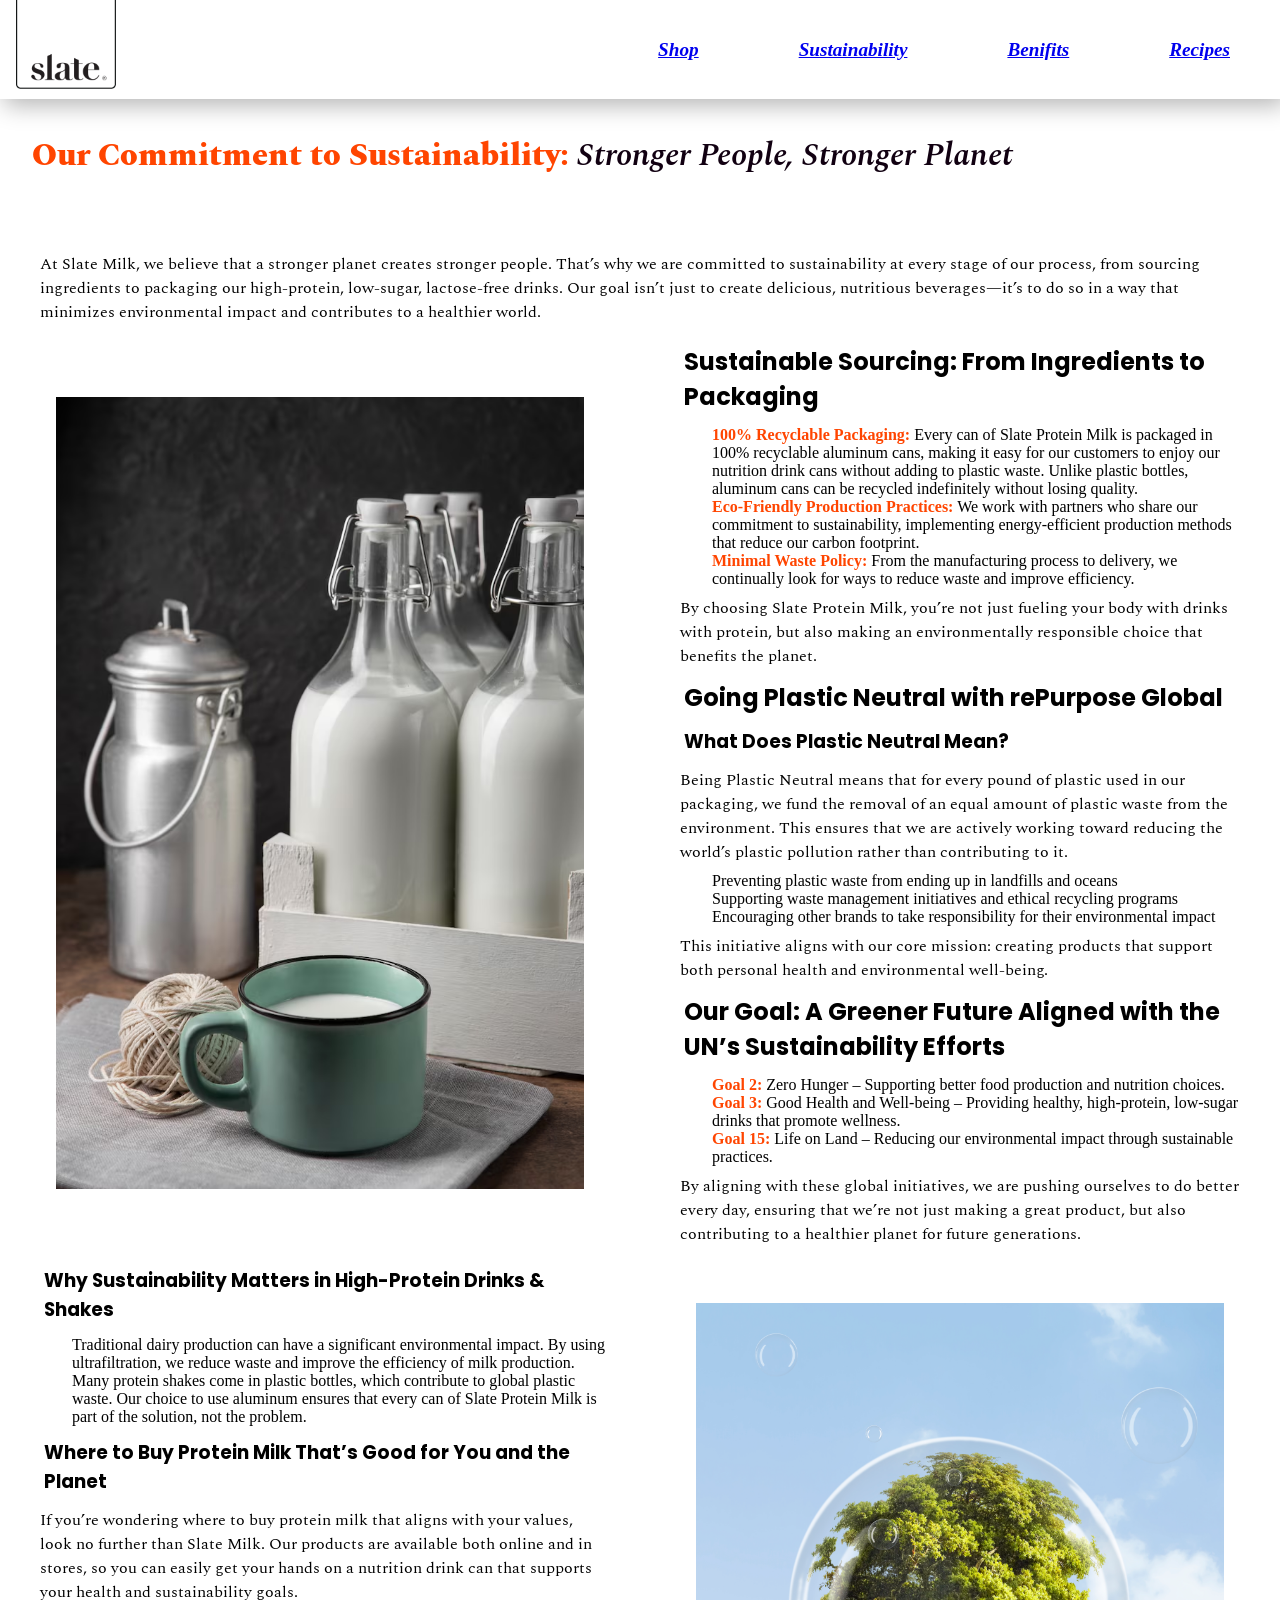
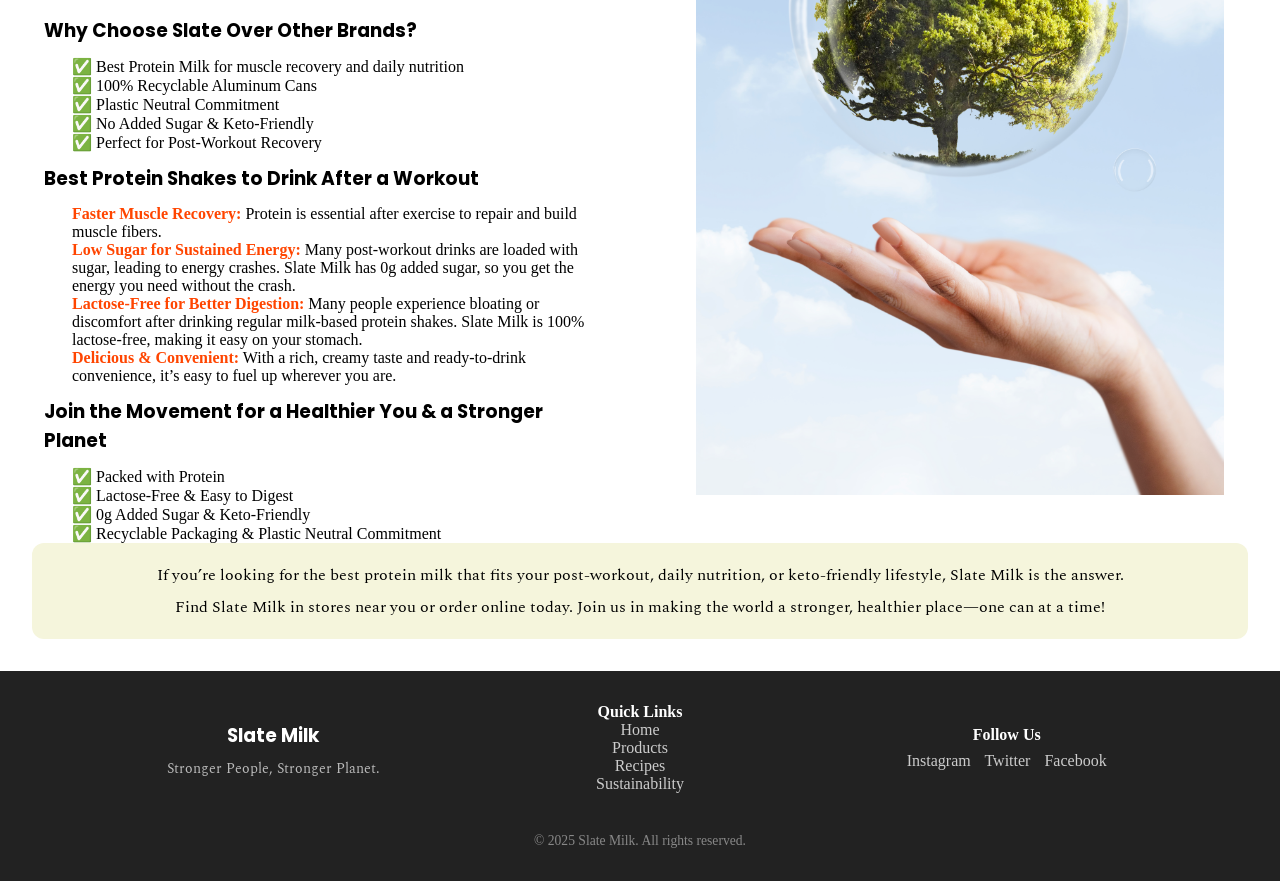
<file: sustainability.html>
<!DOCTYPE html>
<html lang="en">
  <head>
    <meta charset="UTF-8" />
    <meta name="viewport" content="width=device-width, initial-scale=1.0" />
    <meta
      name="description"
      content="Discover how Slate Milk prioritizes sustainability with 100% recyclable aluminum cans and a Plastic Neutral commitment. Learn about our efforts to create a stronger planet for future generations."
    />
    <link rel="stylesheet" href="css/style.css" />
    <title>Slate Milk’s Commitment to Sustainability</title>
  </head>
  <body>
    <nav>
      <a href="index.html">
        <img
          id="logo-nav"
          src="/assets/Slate-Logo.png"
          alt="Slate Milk Logo – High-Protein, Low-Sugar, Lactose-Free Milk and keto-friendly shakes"
        />
      </a>
      <ul class="serif italic">
        <li><a href="shop.html">Shop</a></li>
        <li><a href="sustainability.html">Sustainability</a></li>
        <li><a href="benifits.html">Benifits</a></li>
        <li><a href="recipes.html">Recipes</a></li>
      </ul>
    </nav>
    <header>
      <h1>
        Our Commitment to Sustainability:
        <span class="italic">Stronger People, Stronger Planet</span>
      </h1>
    </header>
    <main>
      <p>
        At Slate Milk, we believe that a stronger planet creates stronger
        people. That’s why we are committed to sustainability at every stage of
        our process, from sourcing ingredients to packaging our high-protein,
        low-sugar, lactose-free drinks. Our goal isn’t just to create delicious,
        nutritious beverages—it’s to do so in a way that minimizes environmental
        impact and contributes to a healthier world.
      </p>
      <section class="grid">
        <img
          src="assets/bottles-milk-arrangement-slate.avif"
          alt="Milk containers filled with high-protein, low-sugar, lactose-free Slate Milk, highlighting its creamy texture and nutritious benefits"
        />
        <div>
          <h2>Sustainable Sourcing: From Ingredients to Packaging</h2>
          <ul>
            <li>
              <strong>100% Recyclable Packaging:</strong> Every can of Slate
              Protein Milk is packaged in 100% recyclable aluminum cans, making
              it easy for our customers to enjoy our nutrition drink cans
              without adding to plastic waste. Unlike plastic bottles, aluminum
              cans can be recycled indefinitely without losing quality.
            </li>
            <li>
              <strong>Eco-Friendly Production Practices:</strong> We work with
              partners who share our commitment to sustainability, implementing
              energy-efficient production methods that reduce our carbon
              footprint.
            </li>
            <li>
              <strong>Minimal Waste Policy:</strong> From the manufacturing
              process to delivery, we continually look for ways to reduce waste
              and improve efficiency.
            </li>
          </ul>
          <p>
            By choosing Slate Protein Milk, you’re not just fueling your body
            with drinks with protein, but also making an environmentally
            responsible choice that benefits the planet.
          </p>

          <h2>Going Plastic Neutral with rePurpose Global</h2>
          <h3>What Does Plastic Neutral Mean?</h3>
          <p>
            Being Plastic Neutral means that for every pound of plastic used in
            our packaging, we fund the removal of an equal amount of plastic
            waste from the environment. This ensures that we are actively
            working toward reducing the world’s plastic pollution rather than
            contributing to it.
          </p>
          <ul>
            <li>
              Preventing plastic waste from ending up in landfills and oceans
            </li>
            <li>
              Supporting waste management initiatives and ethical recycling
              programs
            </li>
            <li>
              Encouraging other brands to take responsibility for their
              environmental impact
            </li>
          </ul>
          <p>
            This initiative aligns with our core mission: creating products that
            support both personal health and environmental well-being.
          </p>
          <h2>
            Our Goal: A Greener Future Aligned with the UN’s Sustainability
            Efforts
          </h2>
          <ul>
            <li>
              <strong>Goal 2:</strong> Zero Hunger – Supporting better food
              production and nutrition choices.
            </li>
            <li>
              <strong>Goal 3:</strong> Good Health and Well-being – Providing
              healthy, high-protein, low-sugar drinks that promote wellness.
            </li>
            <li>
              <strong>Goal 15:</strong> Life on Land – Reducing our
              environmental impact through sustainable practices.
            </li>
          </ul>
          <p>
            By aligning with these global initiatives, we are pushing ourselves
            to do better every day, ensuring that we’re not just making a great
            product, but also contributing to a healthier planet for future
            generations.
          </p>
        </div>
      </section>
      <section class="grid">
        <div>
          <h3>Why Sustainability Matters in High-Protein Drinks & Shakes</h3>
          <ul>
            <li>
              Traditional dairy production can have a significant environmental
              impact. By using ultrafiltration, we reduce waste and improve the
              efficiency of milk production.
            </li>
            <li>
              Many protein shakes come in plastic bottles, which contribute to
              global plastic waste. Our choice to use aluminum ensures that
              every can of Slate Protein Milk is part of the solution, not the
              problem.
            </li>
          </ul>

          <h3>Where to Buy Protein Milk That’s Good for You and the Planet</h3>
          <p>
            If you’re wondering where to buy protein milk that aligns with your
            values, look no further than Slate Milk. Our products are available
            both online and in stores, so you can easily get your hands on a
            nutrition drink can that supports your health and sustainability
            goals.
          </p>

          <h3>Why Choose Slate Over Other Brands?</h3>
          <ul>
            <li>
              ✅ Best Protein Milk for muscle recovery and daily nutrition
            </li>
            <li>✅ 100% Recyclable Aluminum Cans</li>
            <li>✅ Plastic Neutral Commitment</li>
            <li>✅ No Added Sugar & Keto-Friendly</li>
            <li>✅ Perfect for Post-Workout Recovery</li>
          </ul>

          <h3>Best Protein Shakes to Drink After a Workout</h3>
          <ul>
            <li>
              <strong>Faster Muscle Recovery:</strong> Protein is essential
              after exercise to repair and build muscle fibers.
            </li>
            <li>
              <strong>Low Sugar for Sustained Energy:</strong> Many post-workout
              drinks are loaded with sugar, leading to energy crashes. Slate
              Milk has 0g added sugar, so you get the energy you need without
              the crash.
            </li>
            <li>
              <strong>Lactose-Free for Better Digestion:</strong> Many people
              experience bloating or discomfort after drinking regular
              milk-based protein shakes. Slate Milk is 100% lactose-free, making
              it easy on your stomach.
            </li>
            <li>
              <strong>Delicious & Convenient:</strong> With a rich, creamy taste
              and ready-to-drink convenience, it’s easy to fuel up wherever you
              are.
            </li>
          </ul>

          <h3>Join the Movement for a Healthier You & a Stronger Planet</h3>
          <ul>
            <li>✅ Packed with Protein</li>
            <li>✅ Lactose-Free & Easy to Digest</li>
            <li>✅ 0g Added Sugar & Keto-Friendly</li>
            <li>✅ Recyclable Packaging & Plastic Neutral Commitment</li>
          </ul>
        </div>
        <img
          src="assets/earth-day-campaign-hand-showing-tree-bubble-media-mix.jpg"
          alt="earth"
        />
      </section>
      <section class="container center">
        <p>
          If you’re looking for the best protein milk that fits your
          post-workout, daily nutrition, or keto-friendly lifestyle, Slate Milk
          is the answer.
        </p>
        <p>
          Find Slate Milk in stores near you or order online today. Join us in
          making the world a stronger, healthier place—one can at a time!
        </p>
      </section>
    </main>
    <footer style="background-color: #222; color: #fff; padding: 2rem 1rem">
      <div
        style="
          max-width: 1100px;
          margin: auto;
          display: flex;
          flex-wrap: wrap;
          justify-content: space-between;
          align-items: center;
          text-align: center;
        "
      >
        <div style="flex: 1; min-width: 250px; margin-bottom: 1rem">
          <h3 style="margin-bottom: 0.5rem">Slate Milk</h3>
          <p style="font-size: 0.9rem; color: #bbb">
            Stronger People, Stronger Planet.
          </p>
        </div>

        <div style="flex: 1; min-width: 250px; margin-bottom: 1rem">
          <h4>Quick Links</h4>
          <ul style="list-style: none; padding: 0; margin: 0">
            <li>
              <a href="index.html" style="color: #ccc; text-decoration: none"
                >Home</a
              >
            </li>
            <li>
              <a href="shop.html" style="color: #ccc; text-decoration: none"
                >Products</a
              >
            </li>
            <li>
              <a href="recipes.html" style="color: #ccc; text-decoration: none"
                >Recipes</a
              >
            </li>
            <li>
              <a
                href="sustainability.html"
                style="color: #ccc; text-decoration: none"
                >Sustainability</a
              >
            </li>
          </ul>
        </div>

        <div style="flex: 1; min-width: 250px; margin-bottom: 1rem">
          <h4>Follow Us</h4>
          <div style="margin-top: 0.5rem">
            <a
              href="#"
              style="margin-right: 10px; color: #ccc; text-decoration: none"
              >Instagram</a
            >
            <a
              href="#"
              style="margin-right: 10px; color: #ccc; text-decoration: none"
              >Twitter</a
            >
            <a href="#" style="color: #ccc; text-decoration: none">Facebook</a>
          </div>
        </div>
      </div>

      <div
        style="
          text-align: center;
          margin-top: 1.5rem;
          font-size: 0.85rem;
          color: #888;
        "
      >
        © 2025 Slate Milk. All rights reserved.
      </div>
    </footer>
  </body>
</html>
</file>
<file: css/style.css>
@import url("https://fonts.googleapis.com/css2?family=Poppins:ital,wght@0,100;0,200;0,300;0,400;0,500;0,600;0,700;0,800;0,900;1,100;1,200;1,300;1,400;1,500;1,600;1,700;1,800;1,900&family=Spectral:ital,wght@0,200;0,300;0,400;0,500;0,600;0,700;0,800;1,200;1,300;1,400;1,500;1,600;1,700;1,800&display=swap");
* {
  margin: 0;
  box-sizing: border-box;
}
body {
  display: flex;
  flex-direction: column;
  justify-content: center;
}
nav {
  display: flex;
  box-shadow: 5px 5px 23px 1px rgba(0, 0, 0, 0.3);
}
img#logo-nav {
  margin-left: 1rem;
  margin-bottom: 0.4rem;
  width: 100px;
  padding: 0;
}
nav ul {
  width: 100%;
  list-style: none;
  display: flex;
  justify-content: flex-end;
  align-items: center;
}
nav ul li {
  margin: 0 50px;
  font-weight: 600;
  font-size: 1.2rem;
}

header {
  padding: 24px;
}
header #hero {
  display: grid;
  grid-template-columns: repeat(2, 1fr);
  justify-content: center;
  align-items: center;
}

header #hero img {
  width: 100%;
}
main {
  padding: 2rem;
}
main ul li {
  list-style: none;
}
i {
  margin-right: 0.5rem;
}
h1 {
  font-weight: 800;
  color: orangered;
  margin: 1rem;
}
h1 span {
  color: #101;
  font-weight: 600;
}
button {
  margin: 0 1rem 1rem 1rem;
  padding: 1rem 1.4rem;
  border: none;
  border-radius: 8px;
  background-color: orangered;
  color: white;
  font-weight: 600;
  width: 160px;
}
strong {
  color: orangered;
}
h2,
h3 {
  font-family: "Poppins", sans-serif;
  margin: 12px;
}
h1,
p {
  font-family: "Spectral", serif;
  margin: 8px;
}
.italic {
  font-style: italic;
}
.img-half {
  width: 50%;
}
.flex {
  display: flex;
  align-items: center;
  justify-content: center;
}
.center {
  text-align: center;
  width: 100%;
}
section.container {
  background-color: beige;
  padding: 12px;
  border-radius: 12px;
}
.grid {
  display: grid;
  grid-template-columns: repeat(2, 1fr);
  gap: 4rem;
  align-items: center;
}
.highlight {
  font-weight: bold;
  color: orangered;
}
img {
  width: 100%;
  padding: 24px;
}
.card {
  text-align: center;
}
@media (max-width: 768px) {
  .grid,
  header #hero {
    grid-template-columns: repeat(1, 1fr);
  }
  nav,
  .flex,
  nav ul {
    flex-direction: column;
    justify-content: center;
  }
  header #hero img {
    width: 100%;
  }
}
</file>
